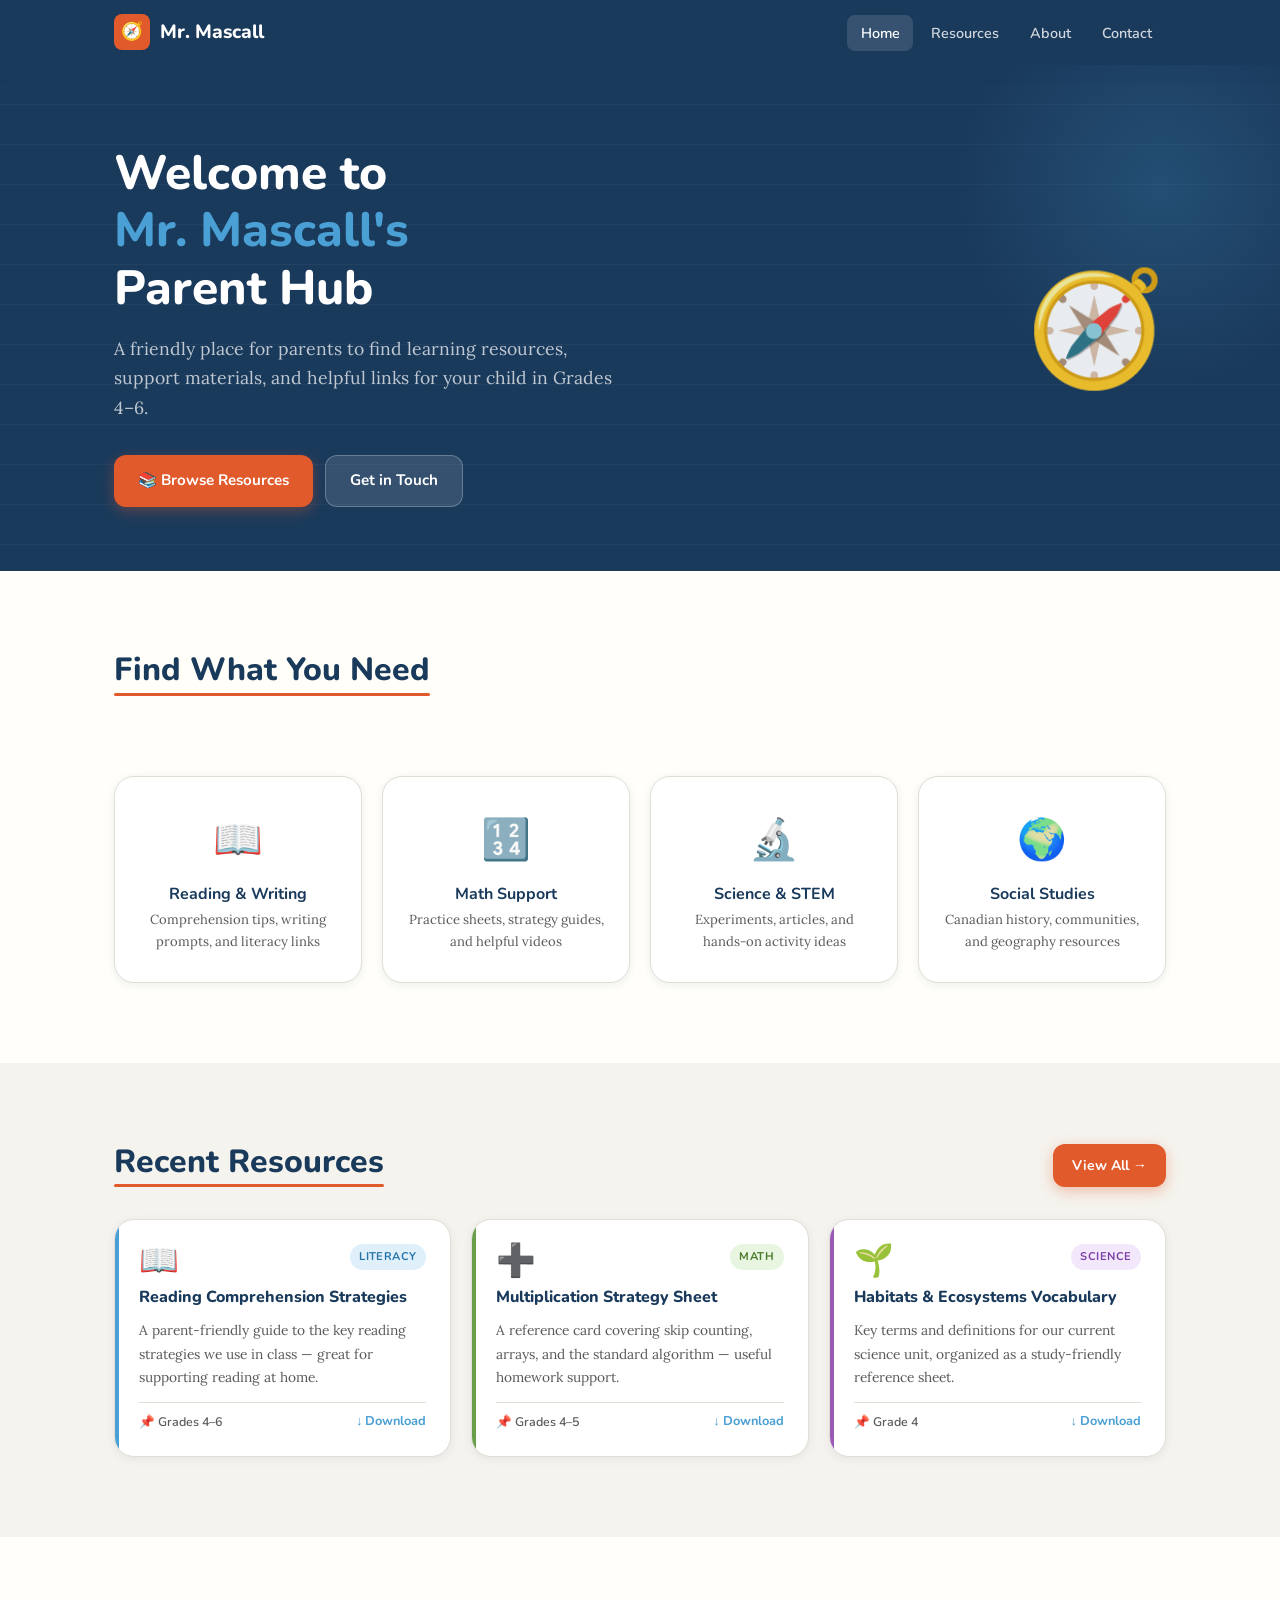
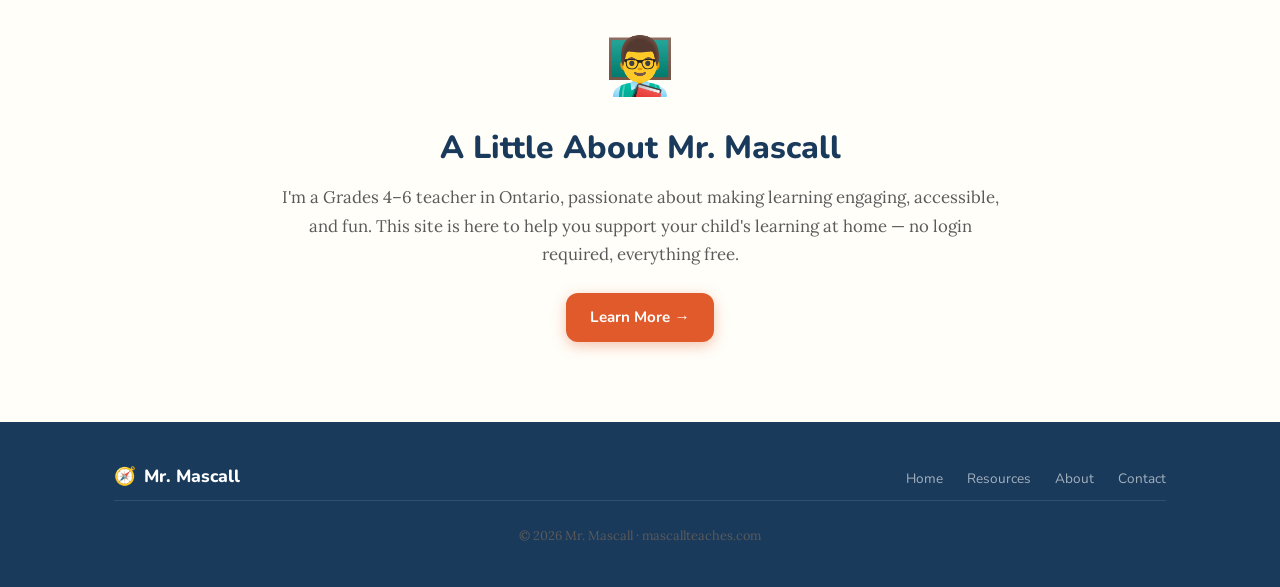
<file: index.html>
<!DOCTYPE html>
<html lang="en">
<head>
  <meta charset="UTF-8" />
  <meta name="viewport" content="width=device-width, initial-scale=1.0" />
  <title>Mr. Mascall — Grade 4–6 Resources for Parents</title>
  <meta name="description" content="A resource hub for parents of Mr. Mascall's students. Find reading materials, math support, science links, and more for Grades 4–6." />
  <link rel="stylesheet" href="css/style.css" />
  <link rel="icon" href="data:image/svg+xml,<svg xmlns='http://www.w3.org/2000/svg' viewBox='0 0 100 100'><text y='.9em' font-size='90'>🧭</text></svg>" />
</head>
<body>

  <!-- ══ HEADER ══ -->
  <header class="site-header">
    <nav class="nav-inner" aria-label="Main navigation">
      <a href="index.html" class="nav-logo">
        <span class="logo-icon" aria-hidden="true">🧭</span>
        Mr. Mascall
      </a>
      <button class="nav-toggle" aria-label="Toggle navigation" aria-expanded="false">☰</button>
      <ul class="nav-links">
        <li><a href="index.html">Home</a></li>
        <li><a href="resources.html">Resources</a></li>
        <li><a href="about.html">About</a></li>
        <li><a href="contact.html">Contact</a></li>
      </ul>
    </nav>
  </header>

  <!-- ══ HERO ══ -->
  <section class="hero" aria-labelledby="hero-heading">
    <div class="hero-inner">
      <div class="hero-text fade-up">
        <h1 id="hero-heading">
          Welcome to<br>
          <span>Mr. Mascall's</span><br>
          Parent Hub
        </h1>
        <p>
          A friendly place for parents to find learning resources, support materials, 
          and helpful links for your child in Grades 4–6.
        </p>
        <div class="hero-cta">
          <a href="resources.html" class="btn btn-primary">📚 Browse Resources</a>
          <a href="contact.html" class="btn btn-secondary">Get in Touch</a>
        </div>
      </div>
      <div class="hero-illustration" aria-hidden="true">🧭</div>
    </div>
  </section>

  <!-- ══ QUICK LINKS ══ -->
  <section class="section" aria-labelledby="quicklinks-heading">
    <div class="container">
      <h2 id="quicklinks-heading" class="ruled-heading" style="margin-bottom:2.5rem;">Find What You Need</h2>
      <div class="quicklinks-grid">
        <a href="resources.html?filter=literacy" class="quicklink-card">
          <span class="card-icon">📖</span>
          <h3>Reading &amp; Writing</h3>
          <p>Comprehension tips, writing prompts, and literacy links</p>
        </a>
        <a href="resources.html?filter=math" class="quicklink-card">
          <span class="card-icon">🔢</span>
          <h3>Math Support</h3>
          <p>Practice sheets, strategy guides, and helpful videos</p>
        </a>
        <a href="resources.html?filter=science" class="quicklink-card">
          <span class="card-icon">🔬</span>
          <h3>Science &amp; STEM</h3>
          <p>Experiments, articles, and hands-on activity ideas</p>
        </a>
        <a href="resources.html?filter=social" class="quicklink-card">
          <span class="card-icon">🌍</span>
          <h3>Social Studies</h3>
          <p>Canadian history, communities, and geography resources</p>
        </a>
      </div>
    </div>
  </section>

  <!-- ══ FEATURED RESOURCES ══ -->
  <section class="section section--alt" aria-labelledby="featured-heading">
    <div class="container">
      <div class="resources-header">
        <h2 id="featured-heading" class="ruled-heading">Recent Resources</h2>
        <a href="resources.html" class="btn btn-primary" style="font-size:0.88rem; padding: 0.6rem 1.2rem;">
          View All →
        </a>
      </div>

      <div class="resources-grid">

        <article class="resource-card" data-subject="literacy">
          <div class="resource-card-top">
            <span class="resource-icon">📖</span>
            <span class="resource-badge badge-literacy">Literacy</span>
          </div>
          <h3>Reading Comprehension Strategies</h3>
          <p>A parent-friendly guide to the key reading strategies we use in class — great for supporting reading at home.</p>
          <div class="resource-meta">
            <span class="resource-grade">📌 Grades 4–6</span>
            <a href="resources/reading-strategies.pdf" class="resource-download">↓ Download</a>
          </div>
        </article>

        <article class="resource-card" data-subject="math">
          <div class="resource-card-top">
            <span class="resource-icon">➕</span>
            <span class="resource-badge badge-math">Math</span>
          </div>
          <h3>Multiplication Strategy Sheet</h3>
          <p>A reference card covering skip counting, arrays, and the standard algorithm — useful homework support.</p>
          <div class="resource-meta">
            <span class="resource-grade">📌 Grades 4–5</span>
            <a href="resources/multiplication-strategies.pdf" class="resource-download">↓ Download</a>
          </div>
        </article>

        <article class="resource-card" data-subject="science">
          <div class="resource-card-top">
            <span class="resource-icon">🌱</span>
            <span class="resource-badge badge-science">Science</span>
          </div>
          <h3>Habitats &amp; Ecosystems Vocabulary</h3>
          <p>Key terms and definitions for our current science unit, organized as a study-friendly reference sheet.</p>
          <div class="resource-meta">
            <span class="resource-grade">📌 Grade 4</span>
            <a href="resources/habitats-vocab.pdf" class="resource-download">↓ Download</a>
          </div>
        </article>

      </div>
    </div>
  </section>

  <!-- ══ QUICK ABOUT STRIP ══ -->
  <section class="section" aria-labelledby="about-strip-heading">
    <div class="container" style="max-width: 780px; text-align: center;">
      <div style="font-size: 3.5rem; margin-bottom: 1rem;" aria-hidden="true">👨‍🏫</div>
      <h2 id="about-strip-heading" style="margin-bottom: 1rem;">A Little About Mr. Mascall</h2>
      <p style="font-size: 1.05rem; margin-bottom: 1.5rem;">
        I'm a Grades 4–6 teacher in Ontario, passionate about 
        making learning engaging, accessible, and fun. This site is here to help you support your 
        child's learning at home — no login required, everything free.
      </p>
      <a href="about.html" class="btn btn-primary">Learn More →</a>
    </div>
  </section>

  <!-- ══ FOOTER ══ -->
  <footer class="site-footer">
    <div class="footer-inner">
      <div class="footer-logo">
        <span aria-hidden="true">🧭</span>
        Mr. Mascall
      </div>
      <ul class="footer-links">
        <li><a href="index.html">Home</a></li>
        <li><a href="resources.html">Resources</a></li>
        <li><a href="about.html">About</a></li>
        <li><a href="contact.html">Contact</a></li>
      </ul>
    </div>
    <div class="footer-inner">
      <p class="footer-copy">
        © <span id="year"></span> Mr. Mascall · 
        mascallteaches.com
      </p>
    </div>
  </footer>

  <script src="js/main.js"></script>
  <script>document.getElementById('year').textContent = new Date().getFullYear();</script>
</body>
</html>
</file>
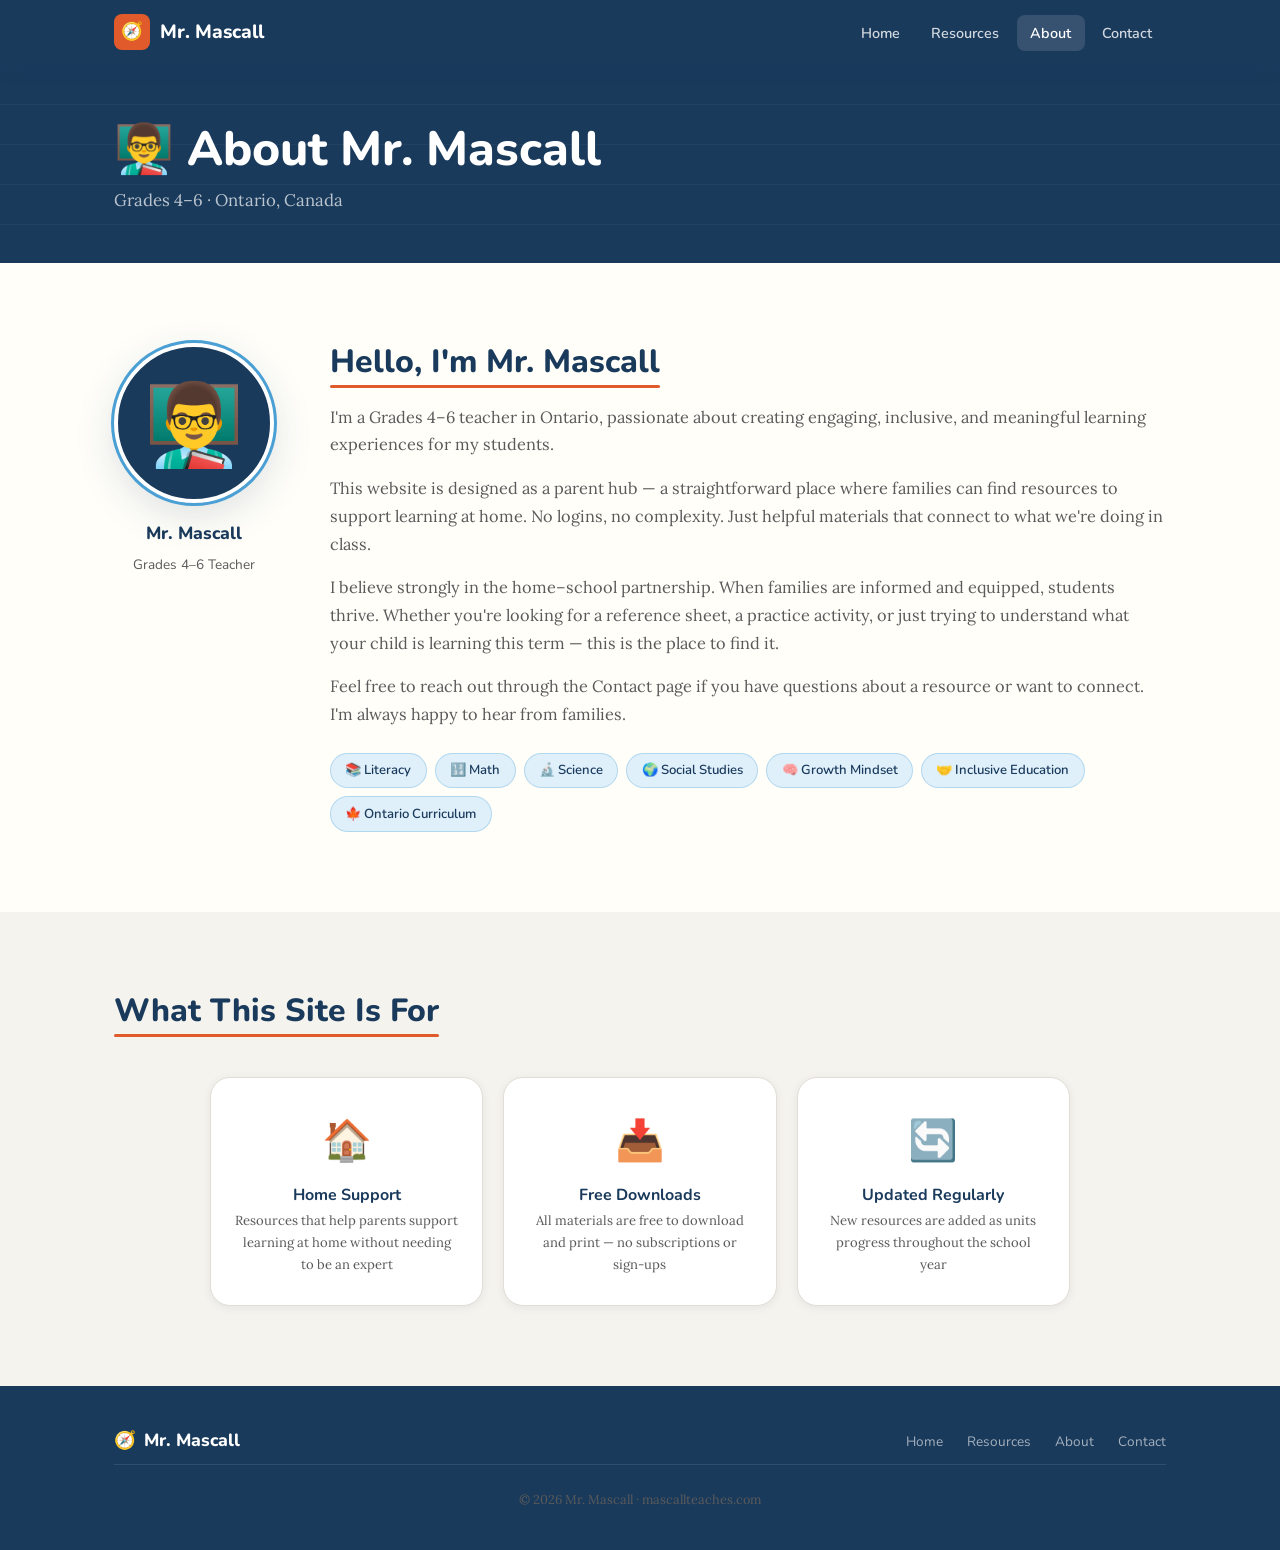
<file: about.html>
<!DOCTYPE html>
<html lang="en">
<head>
  <meta charset="UTF-8" />
  <meta name="viewport" content="width=device-width, initial-scale=1.0" />
  <title>About — Mr. Mascall</title>
  <meta name="description" content="Learn about Mr. Mascall, Grades 4–6 teacher in Ontario." />
  <link rel="stylesheet" href="css/style.css" />
  <link rel="icon" href="data:image/svg+xml,<svg xmlns='http://www.w3.org/2000/svg' viewBox='0 0 100 100'><text y='.9em' font-size='90'>🧭</text></svg>" />
</head>
<body>

  <!-- ══ HEADER ══ -->
  <header class="site-header">
    <nav class="nav-inner" aria-label="Main navigation">
      <a href="index.html" class="nav-logo">
        <span class="logo-icon" aria-hidden="true">🧭</span>
        Mr. Mascall
      </a>
      <button class="nav-toggle" aria-label="Toggle navigation" aria-expanded="false">☰</button>
      <ul class="nav-links">
        <li><a href="index.html">Home</a></li>
        <li><a href="resources.html">Resources</a></li>
        <li><a href="about.html">About</a></li>
        <li><a href="contact.html">Contact</a></li>
      </ul>
    </nav>
  </header>

  <!-- ══ PAGE HERO ══ -->
  <section class="page-hero">
    <div class="page-hero-inner">
      <h1>👨‍🏫 About Mr. Mascall</h1>
      <p>Grades 4–6 · Ontario, Canada</p>
    </div>
  </section>

  <!-- ══ ABOUT ══ -->
  <section class="section">
    <div class="container">
      <div class="about-inner">

        <div class="about-avatar">
          <div class="avatar-circle" aria-hidden="true">👨‍🏫</div>
          <p>Mr. Mascall<br><span>Grades 4–6 Teacher</span></p>
        </div>

        <div class="about-text">
          <h2 class="ruled-heading">Hello, I'm Mr. Mascall</h2>
          <br>
          <p>
            I'm a Grades 4–6 teacher in Ontario, 
            passionate about creating engaging, inclusive, and meaningful learning 
            experiences for my students.
          </p>
          <p>
            This website is designed as a parent hub — a straightforward place where 
            families can find resources to support learning at home. No logins, no 
            complexity. Just helpful materials that connect to what we're doing in class.
          </p>
          <p>
            I believe strongly in the home–school partnership. When families are 
            informed and equipped, students thrive. Whether you're looking for a 
            reference sheet, a practice activity, or just trying to understand what 
            your child is learning this term — this is the place to find it.
          </p>
          <p>
            Feel free to reach out through the Contact page if you have questions 
            about a resource or want to connect. I'm always happy to hear from families.
          </p>

          <div class="about-tags">
            <span class="tag">📚 Literacy</span>
            <span class="tag">🔢 Math</span>
            <span class="tag">🔬 Science</span>
            <span class="tag">🌍 Social Studies</span>
            <span class="tag">🧠 Growth Mindset</span>
            <span class="tag">🤝 Inclusive Education</span>
            <span class="tag">🍁 Ontario Curriculum</span>
          </div>
        </div>

      </div>
    </div>
  </section>

  <!-- ══ VALUES STRIP ══ -->
  <section class="section section--alt">
    <div class="container">
      <h2 class="ruled-heading" style="text-align:center; margin-bottom: 2.5rem;">What This Site Is For</h2>
      <div class="quicklinks-grid" style="max-width: 860px; margin: 0 auto;">
        <div class="quicklink-card" style="cursor:default;">
          <span class="card-icon">🏠</span>
          <h3>Home Support</h3>
          <p>Resources that help parents support learning at home without needing to be an expert</p>
        </div>
        <div class="quicklink-card" style="cursor:default;">
          <span class="card-icon">📥</span>
          <h3>Free Downloads</h3>
          <p>All materials are free to download and print — no subscriptions or sign-ups</p>
        </div>
        <div class="quicklink-card" style="cursor:default;">
          <span class="card-icon">🔄</span>
          <h3>Updated Regularly</h3>
          <p>New resources are added as units progress throughout the school year</p>
        </div>
      </div>
    </div>
  </section>

  <!-- ══ FOOTER ══ -->
  <footer class="site-footer">
    <div class="footer-inner">
      <div class="footer-logo">
        <span aria-hidden="true">🧭</span>
        Mr. Mascall
      </div>
      <ul class="footer-links">
        <li><a href="index.html">Home</a></li>
        <li><a href="resources.html">Resources</a></li>
        <li><a href="about.html">About</a></li>
        <li><a href="contact.html">Contact</a></li>
      </ul>
    </div>
    <div class="footer-inner">
      <p class="footer-copy">
        © <span id="year"></span> Mr. Mascall · mascallteaches.com
      </p>
    </div>
  </footer>

  <script src="js/main.js"></script>
  <script>document.getElementById('year').textContent = new Date().getFullYear();</script>
</body>
</html>
</file>
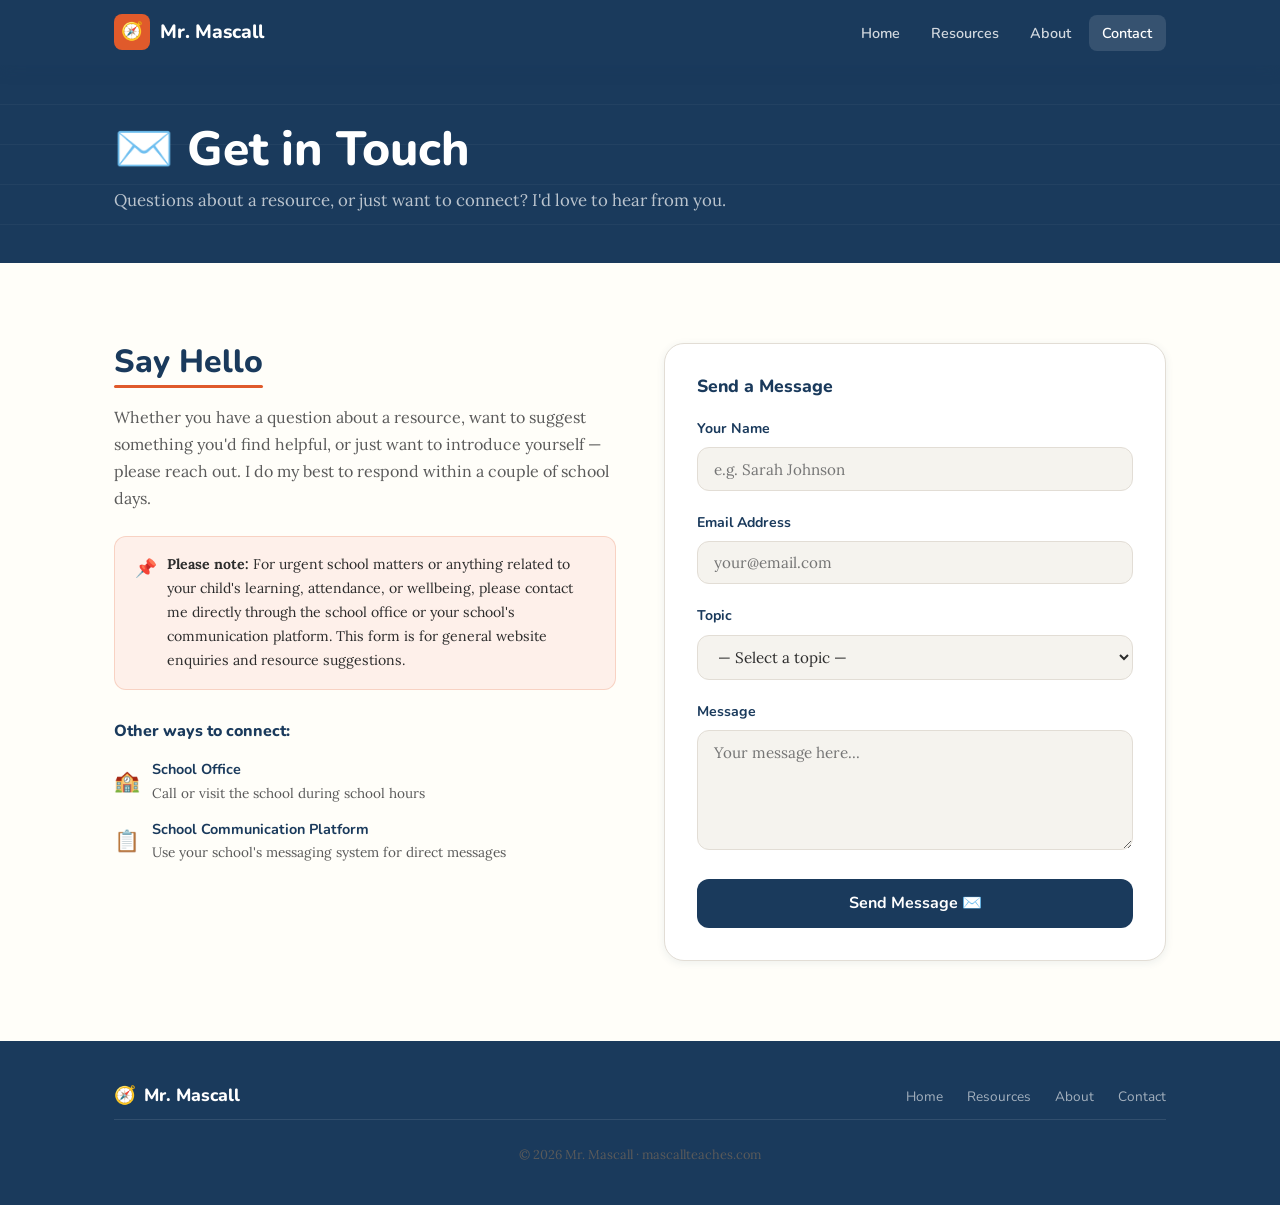
<file: contact.html>
<!DOCTYPE html>
<html lang="en">
<head>
  <meta charset="UTF-8" />
  <meta name="viewport" content="width=device-width, initial-scale=1.0" />
  <title>Contact — Mr. Mascall</title>
  <meta name="description" content="Get in touch with Mr. Mascall — Grades 4–6 teacher in Ontario." />
  <link rel="stylesheet" href="css/style.css" />
  <link rel="icon" href="data:image/svg+xml,<svg xmlns='http://www.w3.org/2000/svg' viewBox='0 0 100 100'><text y='.9em' font-size='90'>🧭</text></svg>" />
</head>
<body>

  <!-- ══ HEADER ══ -->
  <header class="site-header">
    <nav class="nav-inner" aria-label="Main navigation">
      <a href="index.html" class="nav-logo">
        <span class="logo-icon" aria-hidden="true">🧭</span>
        Mr. Mascall
      </a>
      <button class="nav-toggle" aria-label="Toggle navigation" aria-expanded="false">☰</button>
      <ul class="nav-links">
        <li><a href="index.html">Home</a></li>
        <li><a href="resources.html">Resources</a></li>
        <li><a href="about.html">About</a></li>
        <li><a href="contact.html">Contact</a></li>
      </ul>
    </nav>
  </header>

  <!-- ══ PAGE HERO ══ -->
  <section class="page-hero">
    <div class="page-hero-inner">
      <h1>✉️ Get in Touch</h1>
      <p>Questions about a resource, or just want to connect? I'd love to hear from you.</p>
    </div>
  </section>

  <!-- ══ CONTACT ══ -->
  <section class="section">
    <div class="container">
      <div class="contact-inner">

        <div class="contact-info">
          <h2 class="ruled-heading">Say Hello</h2>
          <br>
          <p>
            Whether you have a question about a resource, want to suggest something 
            you'd find helpful, or just want to introduce yourself — please reach out. 
            I do my best to respond within a couple of school days.
          </p>

          <div class="contact-note">
            <span class="note-icon">📌</span>
            <span>
              <strong>Please note:</strong> For urgent school matters or anything 
              related to your child's learning, attendance, or wellbeing, please 
              contact me directly through the school office or your school's 
              communication platform. This form is for general website enquiries 
              and resource suggestions.
            </span>
          </div>

          <div style="margin-top: 2rem;">
            <h3 style="margin-bottom: 1rem; font-size: 1rem;">Other ways to connect:</h3>
            <div style="display: flex; flex-direction: column; gap: 0.75rem;">
              <div style="display: flex; align-items: center; gap: 0.75rem;">
                <span style="font-size: 1.3rem;">🏫</span>
                <div>
                  <div style="font-family: var(--font-head); font-weight: 700; font-size: 0.9rem; color: var(--navy);">School Office</div>
                  <div style="font-size: 0.85rem; color: var(--ink-soft);">Call or visit the school during school hours</div>
                </div>
              </div>
              <div style="display: flex; align-items: center; gap: 0.75rem;">
                <span style="font-size: 1.3rem;">📋</span>
                <div>
                  <div style="font-family: var(--font-head); font-weight: 700; font-size: 0.9rem; color: var(--navy);">School Communication Platform</div>
                  <div style="font-size: 0.85rem; color: var(--ink-soft);">Use your school's messaging system for direct messages</div>
                </div>
              </div>
            </div>
          </div>
        </div>

        <!-- Contact Form — wire up to Formspree.io for real submissions -->
        <div class="contact-form">
          <h3 style="margin-bottom: 1.25rem; font-size: 1.1rem;">Send a Message</h3>
          <!-- 
            TO ENABLE REAL EMAIL DELIVERY:
            1. Sign up at https://formspree.io (free tier is sufficient)
            2. Create a form and get your form ID
            3. Change action="" below to your Formspree endpoint:
               action="https://formspree.io/f/YOUR_FORM_ID"
            4. Remove the JS form override in main.js (the submit listener)
          -->
          <form action="#" method="POST" novalidate>
            <div class="form-group">
              <label for="name">Your Name</label>
              <input type="text" id="name" name="name" placeholder="e.g. Sarah Johnson" required />
            </div>
            <div class="form-group">
              <label for="email">Email Address</label>
              <input type="email" id="email" name="email" placeholder="your@email.com" required />
            </div>
            <div class="form-group">
              <label for="topic">Topic</label>
              <select id="topic" name="topic">
                <option value="">— Select a topic —</option>
                <option>Question about a resource</option>
                <option>Resource suggestion</option>
                <option>Website feedback</option>
                <option>Other</option>
              </select>
            </div>
            <div class="form-group">
              <label for="message">Message</label>
              <textarea id="message" name="message" placeholder="Your message here..." required></textarea>
            </div>
            <button type="submit" class="btn-submit">Send Message ✉️</button>
          </form>
        </div>

      </div>
    </div>
  </section>

  <!-- ══ FOOTER ══ -->
  <footer class="site-footer">
    <div class="footer-inner">
      <div class="footer-logo">
        <span aria-hidden="true">🧭</span>
        Mr. Mascall
      </div>
      <ul class="footer-links">
        <li><a href="index.html">Home</a></li>
        <li><a href="resources.html">Resources</a></li>
        <li><a href="about.html">About</a></li>
        <li><a href="contact.html">Contact</a></li>
      </ul>
    </div>
    <div class="footer-inner">
      <p class="footer-copy">
        © <span id="year"></span> Mr. Mascall · mascallteaches.com
      </p>
    </div>
  </footer>

  <script src="js/main.js"></script>
  <script>document.getElementById('year').textContent = new Date().getFullYear();</script>
</body>
</html>
</file>
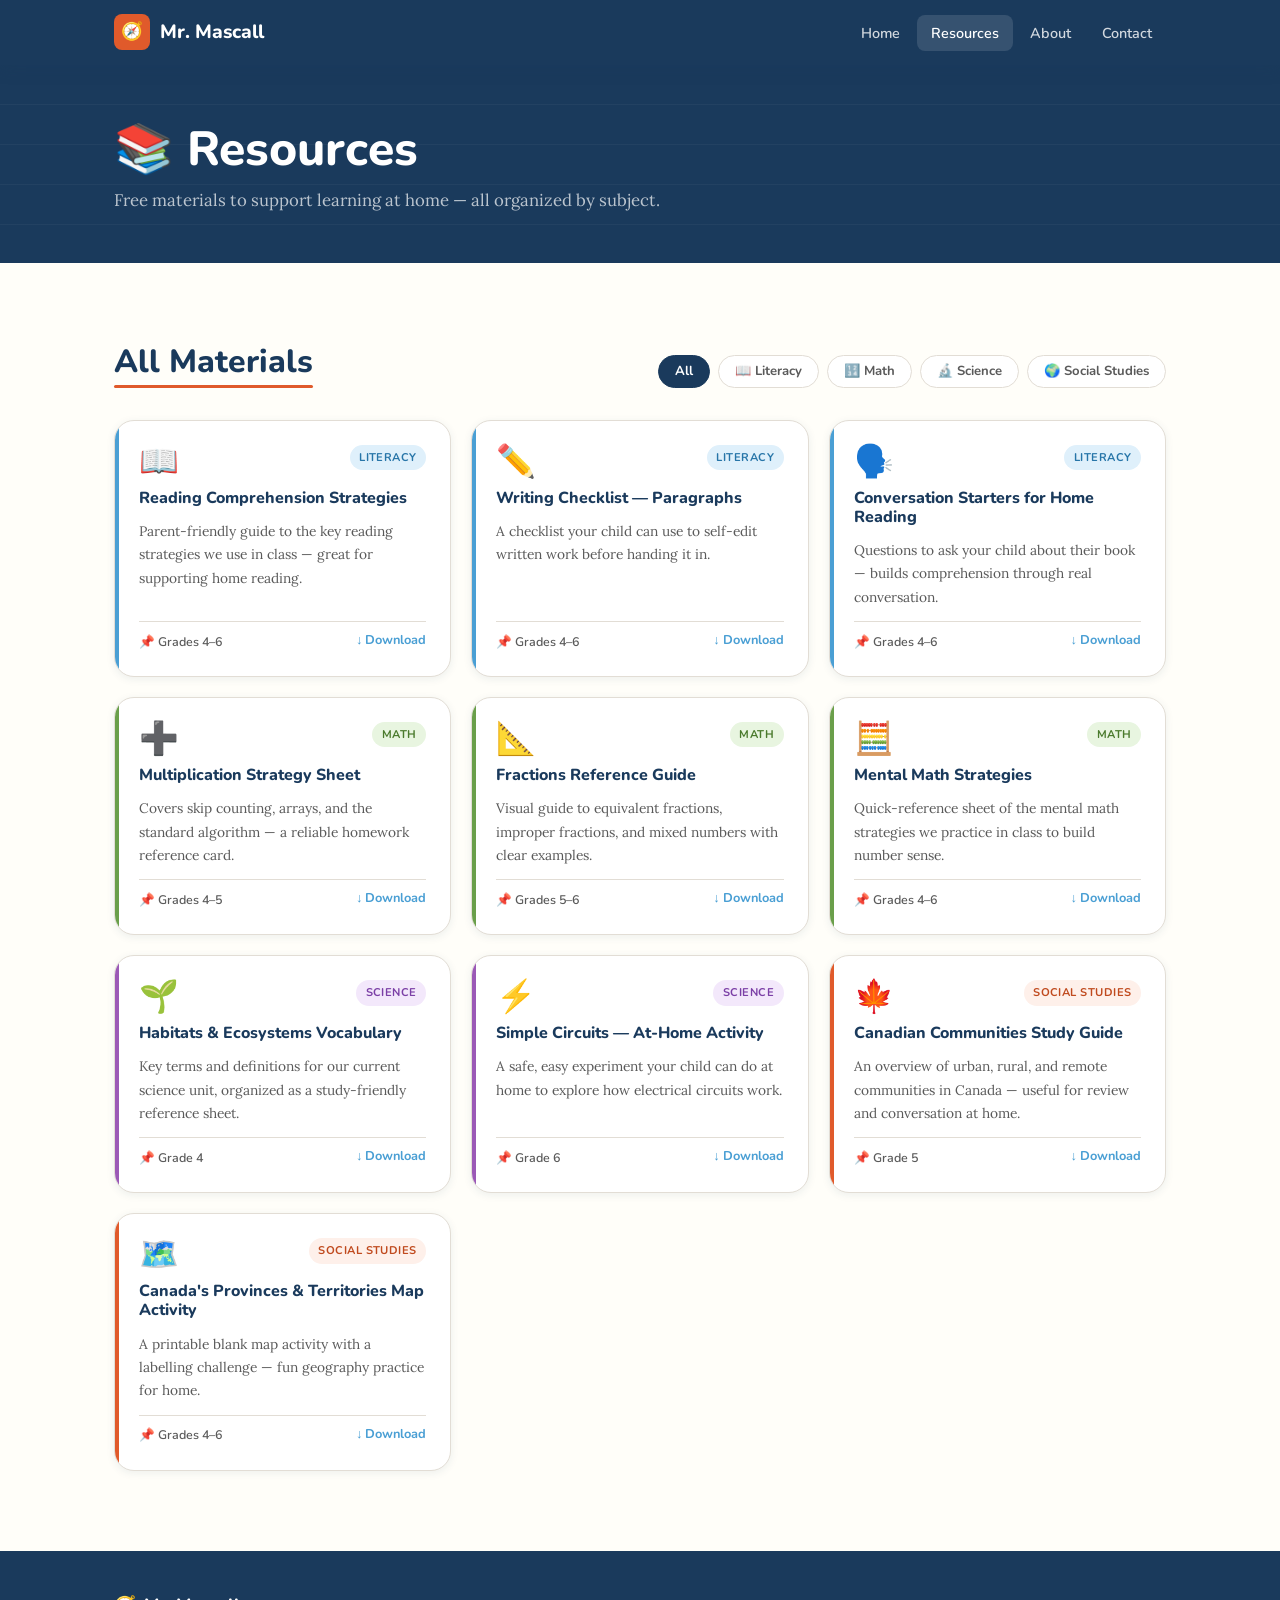
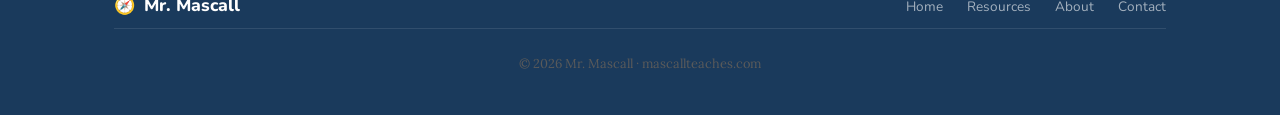
<file: resources.html>
<!DOCTYPE html>
<html lang="en">
<head>
  <meta charset="UTF-8" />
  <meta name="viewport" content="width=device-width, initial-scale=1.0" />
  <title>Resources — Mr. Mascall</title>
  <meta name="description" content="Free downloadable resources for parents of Mr. Mascall's Grades 4–6 students." />
  <link rel="stylesheet" href="css/style.css" />
  <link rel="icon" href="data:image/svg+xml,<svg xmlns='http://www.w3.org/2000/svg' viewBox='0 0 100 100'><text y='.9em' font-size='90'>🧭</text></svg>" />
</head>
<body>

  <!-- ══ HEADER ══ -->
  <header class="site-header">
    <nav class="nav-inner" aria-label="Main navigation">
      <a href="index.html" class="nav-logo">
        <span class="logo-icon" aria-hidden="true">🧭</span>
        Mr. Mascall
      </a>
      <button class="nav-toggle" aria-label="Toggle navigation" aria-expanded="false">☰</button>
      <ul class="nav-links">
        <li><a href="index.html">Home</a></li>
        <li><a href="resources.html">Resources</a></li>
        <li><a href="about.html">About</a></li>
        <li><a href="contact.html">Contact</a></li>
      </ul>
    </nav>
  </header>

  <!-- ══ PAGE HERO ══ -->
  <section class="page-hero">
    <div class="page-hero-inner">
      <h1>📚 Resources</h1>
      <p>Free materials to support learning at home — all organized by subject.</p>
    </div>
  </section>

  <!-- ══ RESOURCES ══ -->
  <section class="section">
    <div class="container">
      <div class="resources-header">
        <h2 class="ruled-heading">All Materials</h2>
        <div class="filter-tabs" role="group" aria-label="Filter by subject">
          <button class="filter-tab active" data-filter="all">All</button>
          <button class="filter-tab" data-filter="literacy">📖 Literacy</button>
          <button class="filter-tab" data-filter="math">🔢 Math</button>
          <button class="filter-tab" data-filter="science">🔬 Science</button>
          <button class="filter-tab" data-filter="social">🌍 Social Studies</button>
        </div>
      </div>

      <div class="resources-grid">

        <!-- ── LITERACY ── -->
        <article class="resource-card" data-subject="literacy">
          <div class="resource-card-top">
            <span class="resource-icon">📖</span>
            <span class="resource-badge badge-literacy">Literacy</span>
          </div>
          <h3>Reading Comprehension Strategies</h3>
          <p>Parent-friendly guide to the key reading strategies we use in class — great for supporting home reading.</p>
          <div class="resource-meta">
            <span class="resource-grade">📌 Grades 4–6</span>
            <a href="resources/reading-strategies.pdf" class="resource-download">↓ Download</a>
          </div>
        </article>

        <article class="resource-card" data-subject="literacy">
          <div class="resource-card-top">
            <span class="resource-icon">✏️</span>
            <span class="resource-badge badge-literacy">Literacy</span>
          </div>
          <h3>Writing Checklist — Paragraphs</h3>
          <p>A checklist your child can use to self-edit written work before handing it in.</p>
          <div class="resource-meta">
            <span class="resource-grade">📌 Grades 4–6</span>
            <a href="resources/writing-checklist.pdf" class="resource-download">↓ Download</a>
          </div>
        </article>

        <article class="resource-card" data-subject="literacy">
          <div class="resource-card-top">
            <span class="resource-icon">🗣️</span>
            <span class="resource-badge badge-literacy">Literacy</span>
          </div>
          <h3>Conversation Starters for Home Reading</h3>
          <p>Questions to ask your child about their book — builds comprehension through real conversation.</p>
          <div class="resource-meta">
            <span class="resource-grade">📌 Grades 4–6</span>
            <a href="resources/reading-questions.pdf" class="resource-download">↓ Download</a>
          </div>
        </article>

        <!-- ── MATH ── -->
        <article class="resource-card" data-subject="math">
          <div class="resource-card-top">
            <span class="resource-icon">➕</span>
            <span class="resource-badge badge-math">Math</span>
          </div>
          <h3>Multiplication Strategy Sheet</h3>
          <p>Covers skip counting, arrays, and the standard algorithm — a reliable homework reference card.</p>
          <div class="resource-meta">
            <span class="resource-grade">📌 Grades 4–5</span>
            <a href="resources/multiplication-strategies.pdf" class="resource-download">↓ Download</a>
          </div>
        </article>

        <article class="resource-card" data-subject="math">
          <div class="resource-card-top">
            <span class="resource-icon">📐</span>
            <span class="resource-badge badge-math">Math</span>
          </div>
          <h3>Fractions Reference Guide</h3>
          <p>Visual guide to equivalent fractions, improper fractions, and mixed numbers with clear examples.</p>
          <div class="resource-meta">
            <span class="resource-grade">📌 Grades 5–6</span>
            <a href="resources/fractions-guide.pdf" class="resource-download">↓ Download</a>
          </div>
        </article>

        <article class="resource-card" data-subject="math">
          <div class="resource-card-top">
            <span class="resource-icon">🧮</span>
            <span class="resource-badge badge-math">Math</span>
          </div>
          <h3>Mental Math Strategies</h3>
          <p>Quick-reference sheet of the mental math strategies we practice in class to build number sense.</p>
          <div class="resource-meta">
            <span class="resource-grade">📌 Grades 4–6</span>
            <a href="resources/mental-math.pdf" class="resource-download">↓ Download</a>
          </div>
        </article>

        <!-- ── SCIENCE ── -->
        <article class="resource-card" data-subject="science">
          <div class="resource-card-top">
            <span class="resource-icon">🌱</span>
            <span class="resource-badge badge-science">Science</span>
          </div>
          <h3>Habitats &amp; Ecosystems Vocabulary</h3>
          <p>Key terms and definitions for our current science unit, organized as a study-friendly reference sheet.</p>
          <div class="resource-meta">
            <span class="resource-grade">📌 Grade 4</span>
            <a href="resources/habitats-vocab.pdf" class="resource-download">↓ Download</a>
          </div>
        </article>

        <article class="resource-card" data-subject="science">
          <div class="resource-card-top">
            <span class="resource-icon">⚡</span>
            <span class="resource-badge badge-science">Science</span>
          </div>
          <h3>Simple Circuits — At-Home Activity</h3>
          <p>A safe, easy experiment your child can do at home to explore how electrical circuits work.</p>
          <div class="resource-meta">
            <span class="resource-grade">📌 Grade 6</span>
            <a href="resources/circuits-activity.pdf" class="resource-download">↓ Download</a>
          </div>
        </article>

        <!-- ── SOCIAL STUDIES ── -->
        <article class="resource-card" data-subject="social">
          <div class="resource-card-top">
            <span class="resource-icon">🍁</span>
            <span class="resource-badge badge-social">Social Studies</span>
          </div>
          <h3>Canadian Communities Study Guide</h3>
          <p>An overview of urban, rural, and remote communities in Canada — useful for review and conversation at home.</p>
          <div class="resource-meta">
            <span class="resource-grade">📌 Grade 5</span>
            <a href="resources/communities-guide.pdf" class="resource-download">↓ Download</a>
          </div>
        </article>

        <article class="resource-card" data-subject="social">
          <div class="resource-card-top">
            <span class="resource-icon">🗺️</span>
            <span class="resource-badge badge-social">Social Studies</span>
          </div>
          <h3>Canada's Provinces &amp; Territories Map Activity</h3>
          <p>A printable blank map activity with a labelling challenge — fun geography practice for home.</p>
          <div class="resource-meta">
            <span class="resource-grade">📌 Grades 4–6</span>
            <a href="resources/canada-map.pdf" class="resource-download">↓ Download</a>
          </div>
        </article>

      </div>
    </div>
  </section>

  <!-- ══ FOOTER ══ -->
  <footer class="site-footer">
    <div class="footer-inner">
      <div class="footer-logo">
        <span aria-hidden="true">🧭</span>
        Mr. Mascall
      </div>
      <ul class="footer-links">
        <li><a href="index.html">Home</a></li>
        <li><a href="resources.html">Resources</a></li>
        <li><a href="about.html">About</a></li>
        <li><a href="contact.html">Contact</a></li>
      </ul>
    </div>
    <div class="footer-inner">
      <p class="footer-copy">
        © <span id="year"></span> Mr. Mascall · mascallteaches.com
      </p>
    </div>
  </footer>

  <script src="js/main.js"></script>
  <script>document.getElementById('year').textContent = new Date().getFullYear();</script>
</body>
</html>
</file>
<file: css/style.css>
/* =============================================
   mascallteaches.com — Main Stylesheet
   Friendly + minimal school theme
   ============================================= */

@import url('https://fonts.googleapis.com/css2?family=Nunito:wght@400;600;700;800&family=Lora:ital,wght@0,400;0,600;1,400&display=swap');

/* === Variables === */
:root {
  --navy:       #1a3a5c;
  --sky:        #4a9fd4;
  --sky-light:  #dff0fb;
  --apple:      #e05a2b;
  --apple-light:#fef0ea;
  --chalk:      #f5f3ee;
  --paper:      #fffef9;
  --ink:        #2c2c2c;
  --ink-soft:   #5a5a5a;
  --border:     #e2ddd5;
  --white:      #ffffff;

  --font-head:  'Nunito', sans-serif;
  --font-body:  'Lora', Georgia, serif;

  --radius:     12px;
  --radius-lg:  20px;
  --shadow-sm:  0 2px 8px rgba(26,58,92,0.08);
  --shadow-md:  0 6px 24px rgba(26,58,92,0.12);
  --shadow-lg:  0 12px 40px rgba(26,58,92,0.15);

  --transition: 0.22s cubic-bezier(0.4,0,0.2,1);
}

/* === Reset === */
*, *::before, *::after { box-sizing: border-box; margin: 0; padding: 0; }

html { scroll-behavior: smooth; font-size: 16px; }

body {
  font-family: var(--font-body);
  background: var(--paper);
  color: var(--ink);
  line-height: 1.7;
  min-height: 100vh;
}

img { max-width: 100%; display: block; }
a  { color: inherit; text-decoration: none; }

/* === Typography === */
h1, h2, h3, h4 {
  font-family: var(--font-head);
  font-weight: 800;
  line-height: 1.2;
  color: var(--navy);
}

h1 { font-size: clamp(2rem, 5vw, 3rem); }
h2 { font-size: clamp(1.5rem, 3vw, 2rem); }
h3 { font-size: 1.2rem; }

p { color: var(--ink-soft); }

/* === Layout Helpers === */
.container {
  max-width: 1100px;
  margin: 0 auto;
  padding: 0 1.5rem;
}

.section {
  padding: 5rem 0;
}

.section--alt {
  background: var(--chalk);
}

/* === Decorative Ruled Lines (notebook feel) === */
.ruled-heading {
  position: relative;
  display: inline-block;
  padding-bottom: 0.4rem;
}
.ruled-heading::after {
  content: '';
  position: absolute;
  bottom: 0; left: 0;
  width: 100%; height: 3px;
  background: var(--apple);
  border-radius: 2px;
}

/* =============================================
   HEADER / NAV
   ============================================= */
.site-header {
  background: var(--navy);
  position: sticky;
  top: 0;
  z-index: 100;
  box-shadow: 0 2px 16px rgba(26,58,92,0.25);
}

.nav-inner {
  display: flex;
  align-items: center;
  justify-content: space-between;
  padding: 0.9rem 1.5rem;
  max-width: 1100px;
  margin: 0 auto;
}

.nav-logo {
  display: flex;
  align-items: center;
  gap: 0.6rem;
  font-family: var(--font-head);
  font-weight: 800;
  font-size: 1.2rem;
  color: var(--white);
}

.nav-logo .logo-icon {
  width: 36px;
  height: 36px;
  background: var(--apple);
  border-radius: 8px;
  display: flex;
  align-items: center;
  justify-content: center;
  font-size: 1.1rem;
  flex-shrink: 0;
}

.nav-links {
  display: flex;
  align-items: center;
  gap: 0.25rem;
  list-style: none;
}

.nav-links a {
  font-family: var(--font-head);
  font-weight: 600;
  font-size: 0.9rem;
  color: rgba(255,255,255,0.8);
  padding: 0.5rem 0.85rem;
  border-radius: 8px;
  transition: all var(--transition);
}

.nav-links a:hover,
.nav-links a.active {
  color: var(--white);
  background: rgba(255,255,255,0.12);
}

.nav-toggle {
  display: none;
  background: none;
  border: none;
  cursor: pointer;
  color: white;
  font-size: 1.5rem;
  padding: 0.25rem;
}

/* =============================================
   HERO
   ============================================= */
.hero {
  background: var(--navy);
  padding: 5rem 0 4rem;
  position: relative;
  overflow: hidden;
}

/* Chalkboard-style ruled lines in bg */
.hero::before {
  content: '';
  position: absolute;
  inset: 0;
  background-image: repeating-linear-gradient(
    to bottom,
    transparent,
    transparent 39px,
    rgba(255,255,255,0.04) 39px,
    rgba(255,255,255,0.04) 40px
  );
  pointer-events: none;
}

/* Decorative circle blobs */
.hero::after {
  content: '';
  position: absolute;
  top: -80px; right: -80px;
  width: 400px; height: 400px;
  background: radial-gradient(circle, rgba(74,159,212,0.2), transparent 70%);
  pointer-events: none;
}

.hero-inner {
  position: relative;
  z-index: 1;
  display: grid;
  grid-template-columns: 1fr auto;
  gap: 3rem;
  align-items: center;
  max-width: 1100px;
  margin: 0 auto;
  padding: 0 1.5rem;
}

.hero-text h1 {
  color: var(--white);
  margin-bottom: 1rem;
}

.hero-text h1 span {
  color: var(--sky);
}

.hero-text p {
  color: rgba(255,255,255,0.72);
  font-size: 1.1rem;
  max-width: 520px;
  margin-bottom: 2rem;
}

.hero-cta {
  display: flex;
  flex-wrap: wrap;
  gap: 0.75rem;
}

.btn {
  font-family: var(--font-head);
  font-weight: 700;
  font-size: 0.95rem;
  padding: 0.75rem 1.5rem;
  border-radius: var(--radius);
  border: none;
  cursor: pointer;
  transition: all var(--transition);
  display: inline-flex;
  align-items: center;
  gap: 0.4rem;
}

.btn-primary {
  background: var(--apple);
  color: var(--white);
  box-shadow: 0 4px 14px rgba(224,90,43,0.35);
}

.btn-primary:hover {
  background: #c94e25;
  transform: translateY(-2px);
  box-shadow: 0 6px 20px rgba(224,90,43,0.45);
}

.btn-secondary {
  background: rgba(255,255,255,0.12);
  color: var(--white);
  border: 1.5px solid rgba(255,255,255,0.25);
}

.btn-secondary:hover {
  background: rgba(255,255,255,0.2);
  transform: translateY(-2px);
}

/* Apple illustration in hero */
.hero-illustration {
  font-size: 7rem;
  line-height: 1;
  opacity: 0.9;
  animation: float 4s ease-in-out infinite;
  user-select: none;
}

@keyframes float {
  0%, 100% { transform: translateY(0px); }
  50%       { transform: translateY(-12px); }
}

/* =============================================
   QUICK LINKS / CARDS ROW
   ============================================= */
.quicklinks-grid {
  display: grid;
  grid-template-columns: repeat(auto-fit, minmax(200px, 1fr));
  gap: 1.25rem;
  margin-top: 2.5rem;
}

.quicklink-card {
  background: var(--white);
  border: 1.5px solid var(--border);
  border-radius: var(--radius-lg);
  padding: 1.75rem 1.5rem;
  text-align: center;
  transition: all var(--transition);
  cursor: pointer;
  display: block;
  box-shadow: var(--shadow-sm);
}

.quicklink-card:hover {
  transform: translateY(-4px);
  box-shadow: var(--shadow-md);
  border-color: var(--sky);
}

.quicklink-card .card-icon {
  font-size: 2.5rem;
  margin-bottom: 0.75rem;
  display: block;
}

.quicklink-card h3 {
  font-size: 1rem;
  font-weight: 700;
  color: var(--navy);
  margin-bottom: 0.3rem;
}

.quicklink-card p {
  font-size: 0.82rem;
  color: var(--ink-soft);
}

/* =============================================
   RESOURCES SECTION
   ============================================= */
.resources-header {
  display: flex;
  align-items: flex-end;
  justify-content: space-between;
  margin-bottom: 2rem;
  flex-wrap: wrap;
  gap: 1rem;
}

.filter-tabs {
  display: flex;
  gap: 0.5rem;
  flex-wrap: wrap;
}

.filter-tab {
  font-family: var(--font-head);
  font-weight: 700;
  font-size: 0.82rem;
  padding: 0.4rem 1rem;
  border-radius: 50px;
  border: 1.5px solid var(--border);
  background: var(--white);
  color: var(--ink-soft);
  cursor: pointer;
  transition: all var(--transition);
}

.filter-tab:hover,
.filter-tab.active {
  background: var(--navy);
  border-color: var(--navy);
  color: var(--white);
}

.resources-grid {
  display: grid;
  grid-template-columns: repeat(auto-fill, minmax(280px, 1fr));
  gap: 1.25rem;
}

.resource-card {
  background: var(--white);
  border: 1.5px solid var(--border);
  border-radius: var(--radius-lg);
  padding: 1.5rem;
  display: flex;
  flex-direction: column;
  gap: 0.75rem;
  transition: all var(--transition);
  box-shadow: var(--shadow-sm);
  position: relative;
  overflow: hidden;
}

.resource-card::before {
  content: '';
  position: absolute;
  top: 0; left: 0;
  width: 4px; height: 100%;
  background: var(--sky);
  border-radius: 2px 0 0 2px;
}

.resource-card[data-subject="math"]::before   { background: #6a9f4a; }
.resource-card[data-subject="literacy"]::before { background: var(--sky); }
.resource-card[data-subject="science"]::before  { background: #9b59b6; }
.resource-card[data-subject="social"]::before   { background: var(--apple); }

.resource-card:hover {
  transform: translateY(-3px);
  box-shadow: var(--shadow-md);
}

.resource-card-top {
  display: flex;
  align-items: flex-start;
  justify-content: space-between;
  gap: 0.5rem;
}

.resource-icon {
  font-size: 2rem;
  line-height: 1;
}

.resource-badge {
  font-family: var(--font-head);
  font-weight: 700;
  font-size: 0.7rem;
  padding: 0.2rem 0.6rem;
  border-radius: 50px;
  text-transform: uppercase;
  letter-spacing: 0.04em;
  flex-shrink: 0;
}

.badge-math     { background: #e8f5e0; color: #4a7a2c; }
.badge-literacy { background: var(--sky-light); color: #2775a8; }
.badge-science  { background: #f3e8fb; color: #7b3fa6; }
.badge-social   { background: var(--apple-light); color: #c04a1e; }

.resource-card h3 {
  font-size: 1rem;
  color: var(--navy);
}

.resource-card p {
  font-size: 0.86rem;
  flex: 1;
}

.resource-meta {
  display: flex;
  align-items: center;
  justify-content: space-between;
  padding-top: 0.5rem;
  border-top: 1px solid var(--border);
}

.resource-grade {
  font-family: var(--font-head);
  font-size: 0.78rem;
  font-weight: 600;
  color: var(--ink-soft);
}

.resource-download {
  font-family: var(--font-head);
  font-weight: 700;
  font-size: 0.8rem;
  color: var(--sky);
  display: flex;
  align-items: center;
  gap: 0.3rem;
  transition: color var(--transition);
}

.resource-download:hover { color: var(--navy); }

/* =============================================
   ABOUT SECTION
   ============================================= */
.about-inner {
  display: grid;
  grid-template-columns: auto 1fr;
  gap: 3.5rem;
  align-items: start;
}

.about-avatar {
  text-align: center;
}

.avatar-circle {
  width: 160px;
  height: 160px;
  border-radius: 50%;
  background: var(--navy);
  display: flex;
  align-items: center;
  justify-content: center;
  font-size: 5rem;
  margin-bottom: 1rem;
  box-shadow: var(--shadow-lg);
  border: 4px solid var(--white);
  outline: 3px solid var(--sky);
}

.about-avatar p {
  font-family: var(--font-head);
  font-weight: 800;
  font-size: 1.1rem;
  color: var(--navy);
}

.about-avatar span {
  font-size: 0.85rem;
  color: var(--ink-soft);
  font-weight: 400;
}

.about-text h2 {
  margin-bottom: 1rem;
}

.about-text p {
  margin-bottom: 1rem;
  font-size: 1.02rem;
}

.about-tags {
  display: flex;
  flex-wrap: wrap;
  gap: 0.5rem;
  margin-top: 1.5rem;
}

.tag {
  font-family: var(--font-head);
  font-weight: 600;
  font-size: 0.82rem;
  padding: 0.35rem 0.9rem;
  border-radius: 50px;
  background: var(--sky-light);
  color: var(--navy);
  border: 1.5px solid rgba(74,159,212,0.3);
}

/* =============================================
   CONTACT SECTION
   ============================================= */
.contact-inner {
  display: grid;
  grid-template-columns: 1fr 1fr;
  gap: 3rem;
  align-items: start;
}

.contact-info h2 { margin-bottom: 1rem; }
.contact-info p  { margin-bottom: 1.5rem; }

.contact-note {
  background: var(--apple-light);
  border: 1.5px solid rgba(224,90,43,0.2);
  border-radius: var(--radius);
  padding: 1rem 1.25rem;
  font-size: 0.88rem;
  display: flex;
  gap: 0.6rem;
  align-items: flex-start;
}

.contact-note .note-icon { font-size: 1.1rem; flex-shrink: 0; }

.contact-form {
  background: var(--white);
  border: 1.5px solid var(--border);
  border-radius: var(--radius-lg);
  padding: 2rem;
  box-shadow: var(--shadow-sm);
}

.form-group {
  margin-bottom: 1.25rem;
}

.form-group label {
  font-family: var(--font-head);
  font-weight: 700;
  font-size: 0.88rem;
  color: var(--navy);
  display: block;
  margin-bottom: 0.4rem;
}

.form-group input,
.form-group select,
.form-group textarea {
  width: 100%;
  padding: 0.7rem 1rem;
  border: 1.5px solid var(--border);
  border-radius: var(--radius);
  font-family: var(--font-body);
  font-size: 0.95rem;
  color: var(--ink);
  background: var(--chalk);
  transition: border-color var(--transition);
  outline: none;
  resize: vertical;
}

.form-group input:focus,
.form-group select:focus,
.form-group textarea:focus {
  border-color: var(--sky);
  background: var(--white);
}

.form-group textarea { min-height: 120px; }

.btn-submit {
  width: 100%;
  background: var(--navy);
  color: var(--white);
  padding: 0.85rem;
  font-family: var(--font-head);
  font-weight: 700;
  font-size: 1rem;
  border-radius: var(--radius);
  border: none;
  cursor: pointer;
  transition: all var(--transition);
}

.btn-submit:hover {
  background: var(--sky);
  transform: translateY(-2px);
  box-shadow: var(--shadow-md);
}

/* =============================================
   FOOTER
   ============================================= */
.site-footer {
  background: var(--navy);
  color: rgba(255,255,255,0.65);
  padding: 2.5rem 0;
}

.footer-inner {
  max-width: 1100px;
  margin: 0 auto;
  padding: 0 1.5rem;
  display: flex;
  align-items: center;
  justify-content: space-between;
  flex-wrap: wrap;
  gap: 1rem;
}

.footer-logo {
  font-family: var(--font-head);
  font-weight: 800;
  font-size: 1.1rem;
  color: var(--white);
  display: flex;
  align-items: center;
  gap: 0.5rem;
}

.footer-links {
  display: flex;
  gap: 1.5rem;
  list-style: none;
}

.footer-links a {
  font-family: var(--font-head);
  font-size: 0.85rem;
  color: rgba(255,255,255,0.6);
  transition: color var(--transition);
}

.footer-links a:hover { color: var(--white); }

.footer-copy {
  font-size: 0.8rem;
  width: 100%;
  text-align: center;
  padding-top: 1.5rem;
  border-top: 1px solid rgba(255,255,255,0.1);
  margin-top: 0.5rem;
}

/* =============================================
   MOBILE NAV
   ============================================= */
@media (max-width: 768px) {
  .nav-links {
    display: none;
    position: absolute;
    top: 100%;
    left: 0; right: 0;
    background: var(--navy);
    flex-direction: column;
    padding: 1rem;
    gap: 0.1rem;
    border-top: 1px solid rgba(255,255,255,0.1);
    box-shadow: 0 8px 24px rgba(0,0,0,0.3);
  }

  .nav-links.open { display: flex; }
  .nav-links a { padding: 0.7rem 1rem; font-size: 1rem; }
  .nav-toggle { display: block; }
  .site-header { position: relative; }

  .hero-inner { grid-template-columns: 1fr; }
  .hero-illustration { display: none; }

  .about-inner { grid-template-columns: 1fr; }
  .about-avatar { display: flex; gap: 1.5rem; align-items: center; }
  .avatar-circle { width: 100px; height: 100px; font-size: 3rem; flex-shrink: 0; }

  .contact-inner { grid-template-columns: 1fr; }

  .footer-inner { flex-direction: column; align-items: flex-start; gap: 1.25rem; }
}

/* =============================================
   ANIMATIONS
   ============================================= */
@keyframes fadeUp {
  from { opacity: 0; transform: translateY(20px); }
  to   { opacity: 1; transform: translateY(0); }
}

.fade-up {
  animation: fadeUp 0.5s ease both;
}

.fade-up:nth-child(1) { animation-delay: 0.05s; }
.fade-up:nth-child(2) { animation-delay: 0.12s; }
.fade-up:nth-child(3) { animation-delay: 0.19s; }
.fade-up:nth-child(4) { animation-delay: 0.26s; }

/* =============================================
   RESOURCES PAGE (resources.html)
   ============================================= */
.page-hero {
  background: var(--navy);
  padding: 3.5rem 0 3rem;
  position: relative;
  overflow: hidden;
}

.page-hero::before {
  content: '';
  position: absolute;
  inset: 0;
  background-image: repeating-linear-gradient(
    to bottom,
    transparent, transparent 39px,
    rgba(255,255,255,0.04) 39px,
    rgba(255,255,255,0.04) 40px
  );
}

.page-hero-inner {
  position: relative;
  z-index: 1;
  max-width: 1100px;
  margin: 0 auto;
  padding: 0 1.5rem;
}

.page-hero h1 { color: var(--white); }
.page-hero p  { color: rgba(255,255,255,0.7); margin-top: 0.5rem; font-size: 1.05rem; }
</file>
